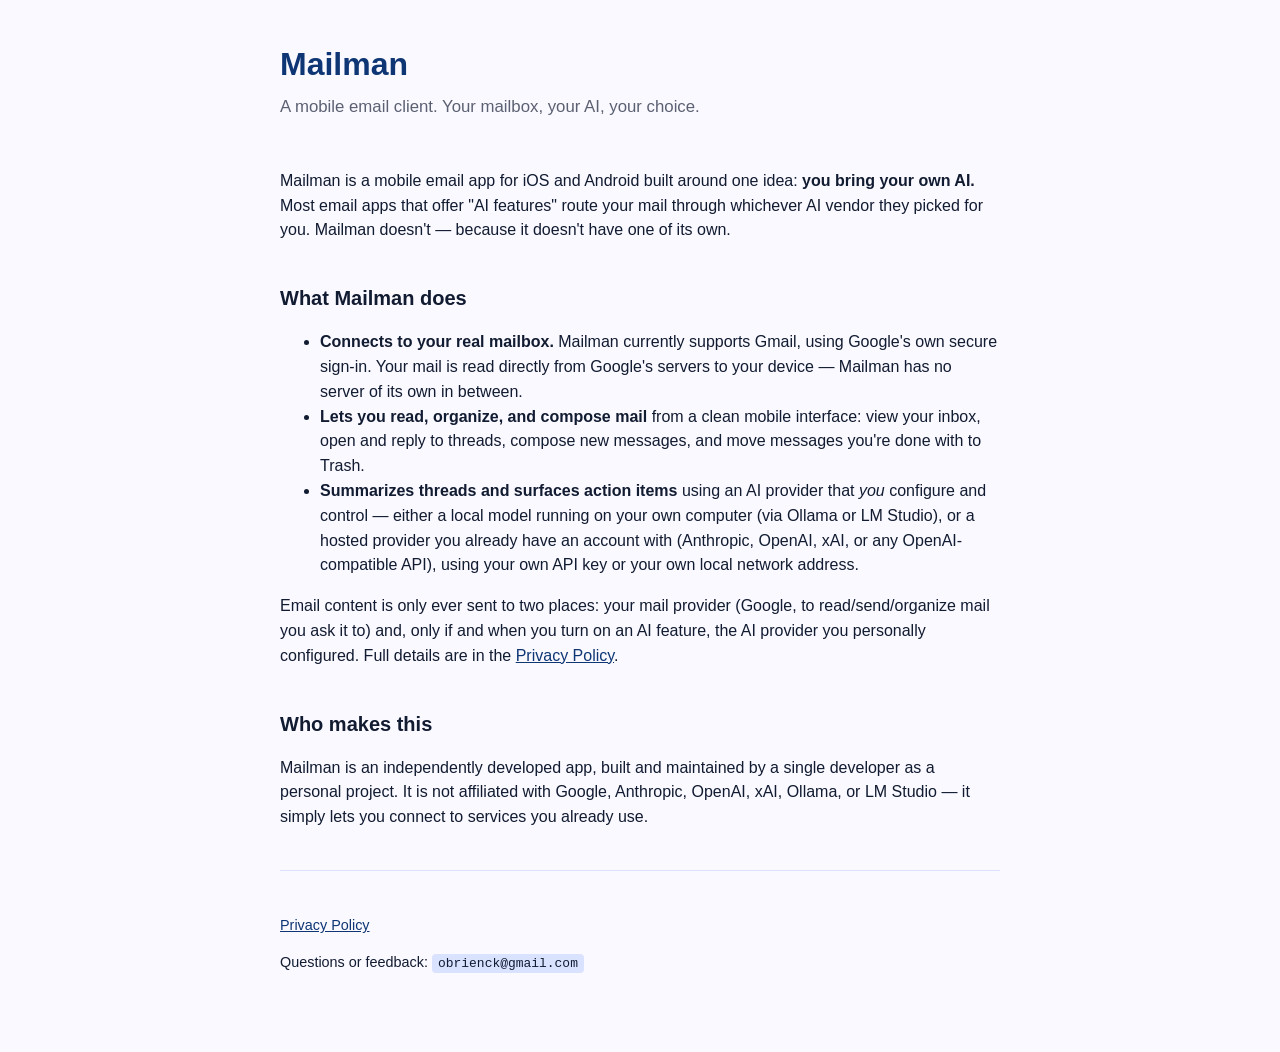
<file: index.html>
<!DOCTYPE html>
<html lang="en">
<head>
<meta charset="utf-8">
<meta name="viewport" content="width=device-width, initial-scale=1">
<title>Mailman — bring-your-own-AI email client</title>
<meta name="description" content="Mailman is a mobile email client that connects to your real mailbox and lets you use your own AI provider — local or hosted — to summarize mail and surface to-dos. No vendor lock-in, no backend server.">
<link rel="stylesheet" href="style.css">
</head>
<body>
<header class="page-head">
  <h1>Mailman</h1>
  <p class="tagline">A mobile email client. Your mailbox, your AI, your choice.</p>
</header>
<main>

<p>
  Mailman is a mobile email app for iOS and Android built around one idea:
  <strong>you bring your own AI.</strong> Most email apps that offer "AI features"
  route your mail through whichever AI vendor they picked for you. Mailman doesn't —
  because it doesn't have one of its own.
</p>

<h2>What Mailman does</h2>
<ul>
  <li><strong>Connects to your real mailbox.</strong> Mailman currently supports Gmail,
    using Google's own secure sign-in. Your mail is read directly from Google's servers
    to your device — Mailman has no server of its own in between.</li>
  <li><strong>Lets you read, organize, and compose mail</strong> from a clean mobile
    interface: view your inbox, open and reply to threads, compose new messages, and
    move messages you're done with to Trash.</li>
  <li><strong>Summarizes threads and surfaces action items</strong> using an AI
    provider that <em>you</em> configure and control — either a local model running on
    your own computer (via Ollama or LM Studio), or a hosted provider you already have
    an account with (Anthropic, OpenAI, xAI, or any OpenAI-compatible API), using your
    own API key or your own local network address.</li>
</ul>

<p>
  Email content is only ever sent to two places: your mail provider (Google, to
  read/send/organize mail you ask it to) and, only if and when you turn on an AI
  feature, the AI provider you personally configured. Full details are in the
  <a href="privacy-policy.html">Privacy Policy</a>.
</p>

<h2>Who makes this</h2>
<p>
  Mailman is an independently developed app, built and maintained by a single
  developer as a personal project. It is not affiliated with Google, Anthropic,
  OpenAI, xAI, Ollama, or LM Studio — it simply lets you connect to services you
  already use.
</p>

<hr>
<footer>
  <p><a href="privacy-policy.html">Privacy Policy</a></p>
  <p>Questions or feedback: <code>obrienck@gmail.com</code></p>
</footer>
</main>
</body>
</html>
</file>
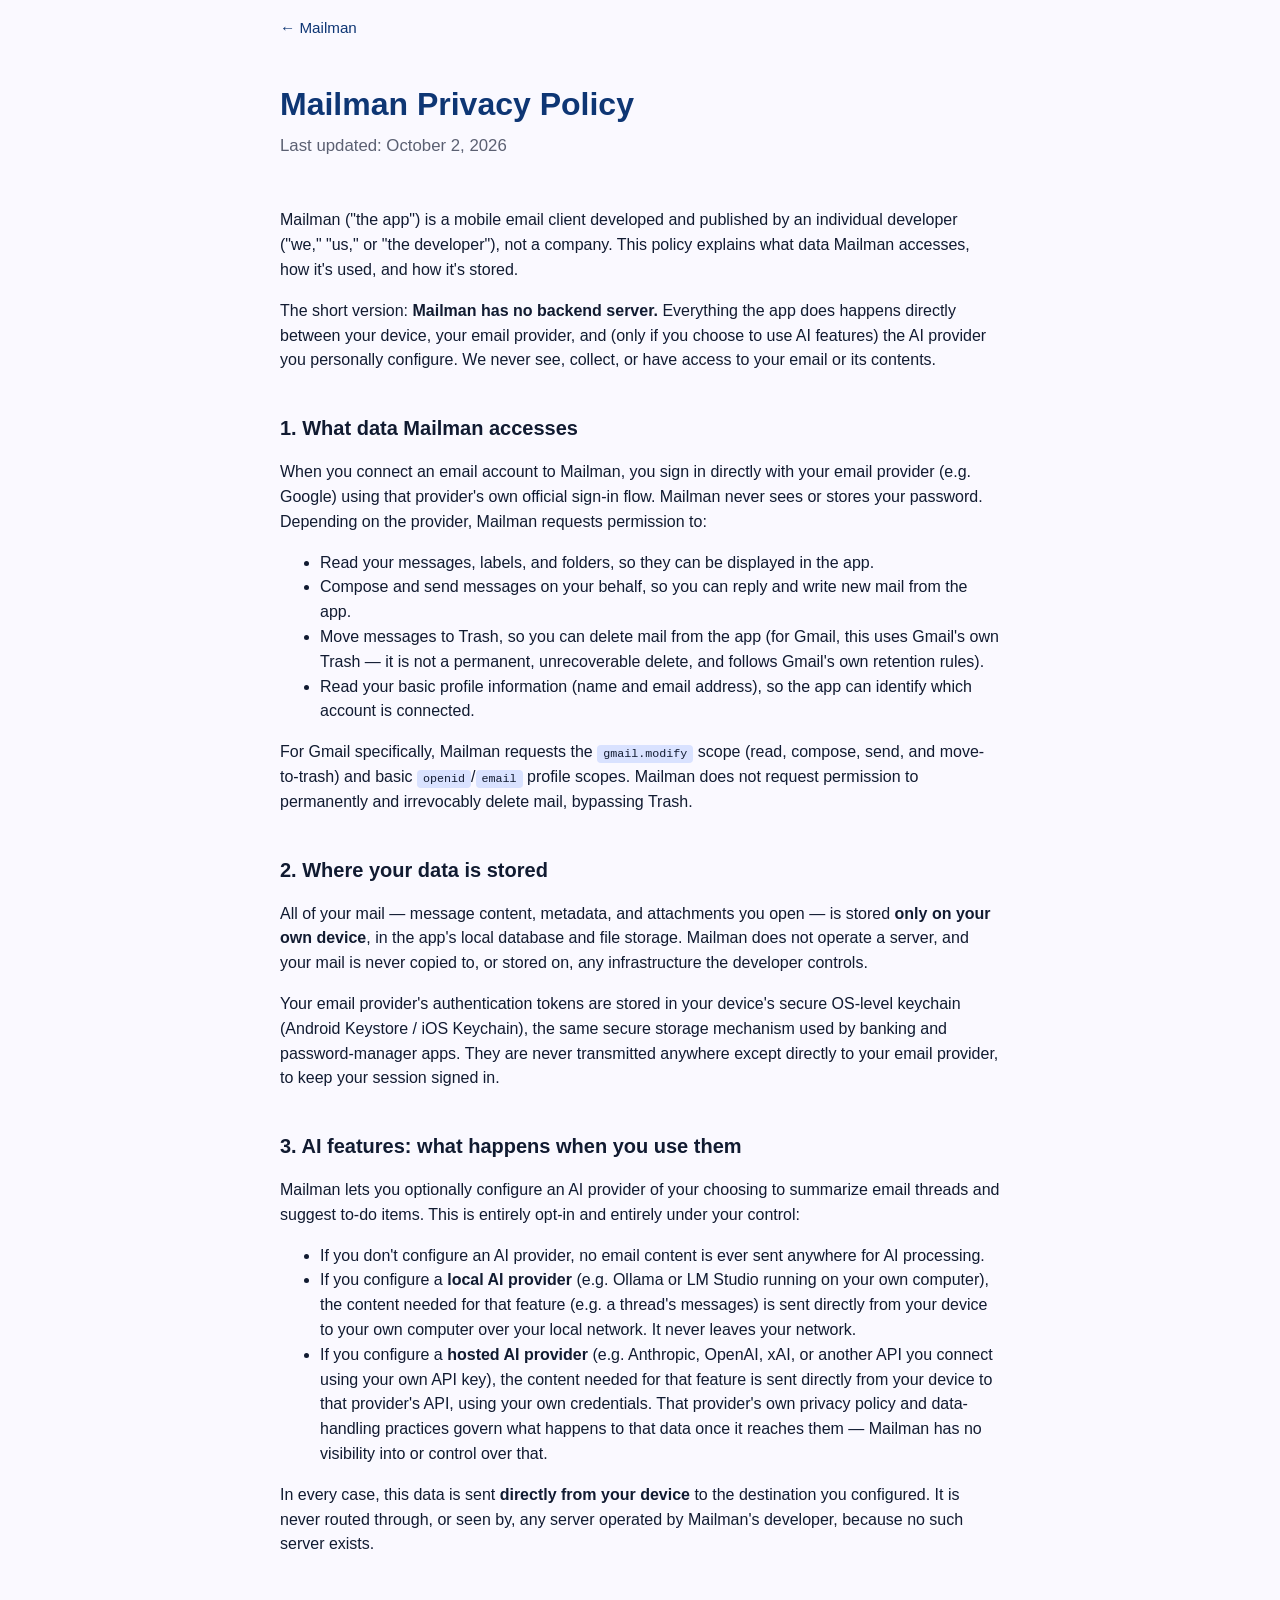
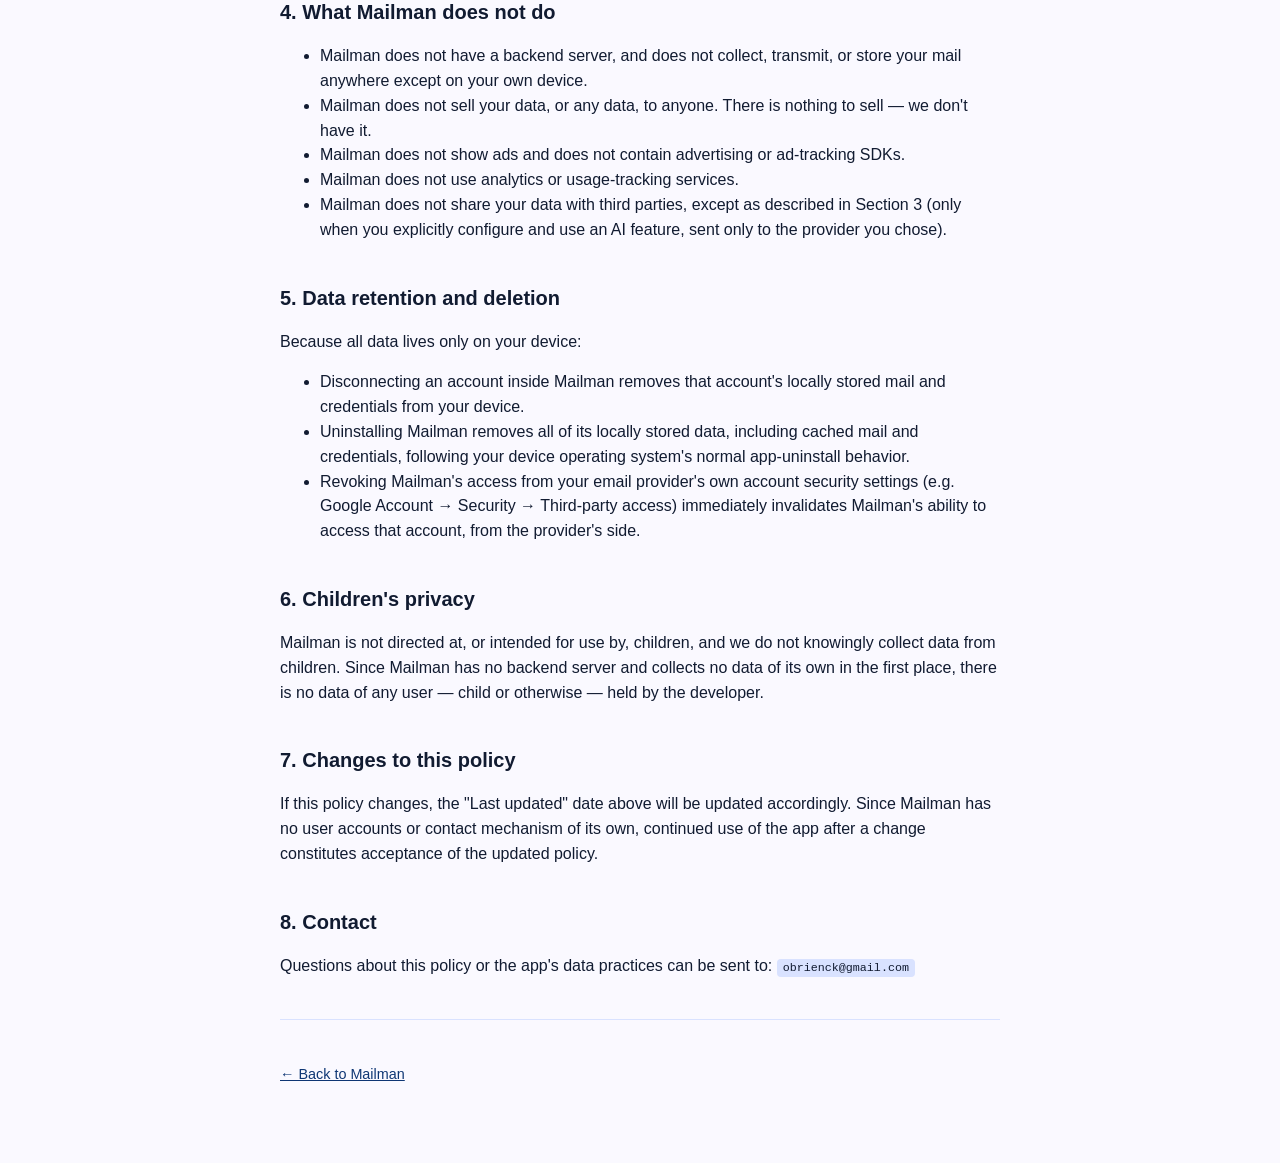
<file: privacy-policy.html>
<!DOCTYPE html>
<html lang="en">
<head>
<meta charset="utf-8">
<meta name="viewport" content="width=device-width, initial-scale=1">
<title>Mailman — Privacy Policy</title>
<meta name="description" content="Privacy Policy for the Mailman mobile email app.">
<link rel="stylesheet" href="style.css">
</head>
<body>
<nav class="top-nav"><a href="index.html">&larr; Mailman</a></nav>
<header class="page-head">
  <h1>Mailman Privacy Policy</h1>
  <p class="tagline">Last updated: October 2, 2026</p>
</header>
<main>

<p>
  Mailman ("the app") is a mobile email client developed and published by an
  individual developer ("we," "us," or "the developer"), not a company. This
  policy explains what data Mailman accesses, how it's used, and how it's stored.
</p>

<p>
  The short version: <strong>Mailman has no backend server.</strong> Everything the
  app does happens directly between your device, your email provider, and (only if
  you choose to use AI features) the AI provider you personally configure. We never
  see, collect, or have access to your email or its contents.
</p>

<h2>1. What data Mailman accesses</h2>
<p>
  When you connect an email account to Mailman, you sign in directly with your email
  provider (e.g. Google) using that provider's own official sign-in flow. Mailman
  never sees or stores your password. Depending on the provider, Mailman requests
  permission to:
</p>
<ul>
  <li>Read your messages, labels, and folders, so they can be displayed in the app.</li>
  <li>Compose and send messages on your behalf, so you can reply and write new mail
    from the app.</li>
  <li>Move messages to Trash, so you can delete mail from the app (for Gmail, this
    uses Gmail's own Trash — it is not a permanent, unrecoverable delete, and follows
    Gmail's own retention rules).</li>
  <li>Read your basic profile information (name and email address), so the app can
    identify which account is connected.</li>
</ul>
<p>
  For Gmail specifically, Mailman requests the <code>gmail.modify</code> scope (read,
  compose, send, and move-to-trash) and basic <code>openid</code>/<code>email</code>
  profile scopes. Mailman does not request permission to permanently and irrevocably
  delete mail, bypassing Trash.
</p>

<h2>2. Where your data is stored</h2>
<p>
  All of your mail — message content, metadata, and attachments you open — is stored
  <strong>only on your own device</strong>, in the app's local database and file
  storage. Mailman does not operate a server, and your mail is never copied to, or
  stored on, any infrastructure the developer controls.
</p>
<p>
  Your email provider's authentication tokens are stored in your device's secure
  OS-level keychain (Android Keystore / iOS Keychain), the same secure storage
  mechanism used by banking and password-manager apps. They are never transmitted
  anywhere except directly to your email provider, to keep your session signed in.
</p>

<h2>3. AI features: what happens when you use them</h2>
<p>
  Mailman lets you optionally configure an AI provider of your choosing to summarize
  email threads and suggest to-do items. This is entirely opt-in and entirely under
  your control:
</p>
<ul>
  <li>If you don't configure an AI provider, no email content is ever sent anywhere
    for AI processing.</li>
  <li>If you configure a <strong>local AI provider</strong> (e.g. Ollama or LM Studio
    running on your own computer), the content needed for that feature (e.g. a
    thread's messages) is sent directly from your device to your own computer over
    your local network. It never leaves your network.</li>
  <li>If you configure a <strong>hosted AI provider</strong> (e.g. Anthropic, OpenAI,
    xAI, or another API you connect using your own API key), the content needed for
    that feature is sent directly from your device to that provider's API, using your
    own credentials. That provider's own privacy policy and data-handling practices
    govern what happens to that data once it reaches them — Mailman has no visibility
    into or control over that.</li>
</ul>
<p>
  In every case, this data is sent <strong>directly from your device</strong> to the
  destination you configured. It is never routed through, or seen by, any server
  operated by Mailman's developer, because no such server exists.
</p>

<h2>4. What Mailman does not do</h2>
<ul>
  <li>Mailman does not have a backend server, and does not collect, transmit, or
    store your mail anywhere except on your own device.</li>
  <li>Mailman does not sell your data, or any data, to anyone. There is nothing to
    sell — we don't have it.</li>
  <li>Mailman does not show ads and does not contain advertising or ad-tracking
    SDKs.</li>
  <li>Mailman does not use analytics or usage-tracking services.</li>
  <li>Mailman does not share your data with third parties, except as described in
    Section 3 (only when you explicitly configure and use an AI feature, sent only to
    the provider you chose).</li>
</ul>

<h2>5. Data retention and deletion</h2>
<p>Because all data lives only on your device:</p>
<ul>
  <li>Disconnecting an account inside Mailman removes that account's locally stored
    mail and credentials from your device.</li>
  <li>Uninstalling Mailman removes all of its locally stored data, including cached
    mail and credentials, following your device operating system's normal
    app-uninstall behavior.</li>
  <li>Revoking Mailman's access from your email provider's own account security
    settings (e.g. Google Account &rarr; Security &rarr; Third-party access)
    immediately invalidates Mailman's ability to access that account, from the
    provider's side.</li>
</ul>

<h2>6. Children's privacy</h2>
<p>
  Mailman is not directed at, or intended for use by, children, and we do not
  knowingly collect data from children. Since Mailman has no backend server and
  collects no data of its own in the first place, there is no data of any user —
  child or otherwise — held by the developer.
</p>

<h2>7. Changes to this policy</h2>
<p>
  If this policy changes, the "Last updated" date above will be updated accordingly.
  Since Mailman has no user accounts or contact mechanism of its own, continued use of
  the app after a change constitutes acceptance of the updated policy.
</p>

<h2>8. Contact</h2>
<p>
  Questions about this policy or the app's data practices can be sent to:
  <code>obrienck@gmail.com</code>
</p>

<hr>
<footer>
  <p><a href="index.html">&larr; Back to Mailman</a></p>
</footer>
</main>
</body>
</html>
</file>
<file: style.css>
:root {
  color-scheme: light dark;
  --max-width: 720px;
  --fg: #111b31;
  --muted: #5b6072;
  --bg: #faf9ff;
  --accent: #0e3674;
  --rule: #d9e2ff;
}

* { box-sizing: border-box; }

body {
  margin: 0;
  padding: 0 20px 64px;
  background: var(--bg);
  color: var(--fg);
  font-family: -apple-system, BlinkMacSystemFont, "Segoe UI", Roboto, Helvetica, Arial, sans-serif;
  line-height: 1.55;
}

main {
  max-width: var(--max-width);
  margin: 0 auto;
}

header.page-head {
  max-width: var(--max-width);
  margin: 0 auto;
  padding: 40px 0 8px;
}

h1 {
  font-size: 2rem;
  margin: 0 0 4px;
  color: var(--accent);
}

h2 {
  font-size: 1.25rem;
  margin: 2em 0 0.5em;
  color: var(--fg);
}

p, li { color: var(--fg); }

.tagline {
  color: var(--muted);
  font-size: 1.05rem;
  margin: 0 0 1.5em;
}

a { color: var(--accent); }

code {
  background: var(--rule);
  padding: 2px 6px;
  border-radius: 4px;
  font-size: 0.9em;
}

hr {
  border: none;
  border-top: 1px solid var(--rule);
  margin: 2.5em 0;
}

footer {
  color: var(--muted);
  font-size: 0.9rem;
  margin-top: 3em;
}

nav.top-nav {
  max-width: var(--max-width);
  margin: 0 auto;
  padding-top: 16px;
  font-size: 0.95rem;
}
nav.top-nav a { text-decoration: none; }

@media (prefers-color-scheme: dark) {
  :root {
    --fg: #e7e9f5;
    --muted: #a8adc2;
    --bg: #0f1320;
    --accent: #aec6ff;
    --rule: #2a2f45;
  }
  code { background: #1c2136; }
}
</file>
